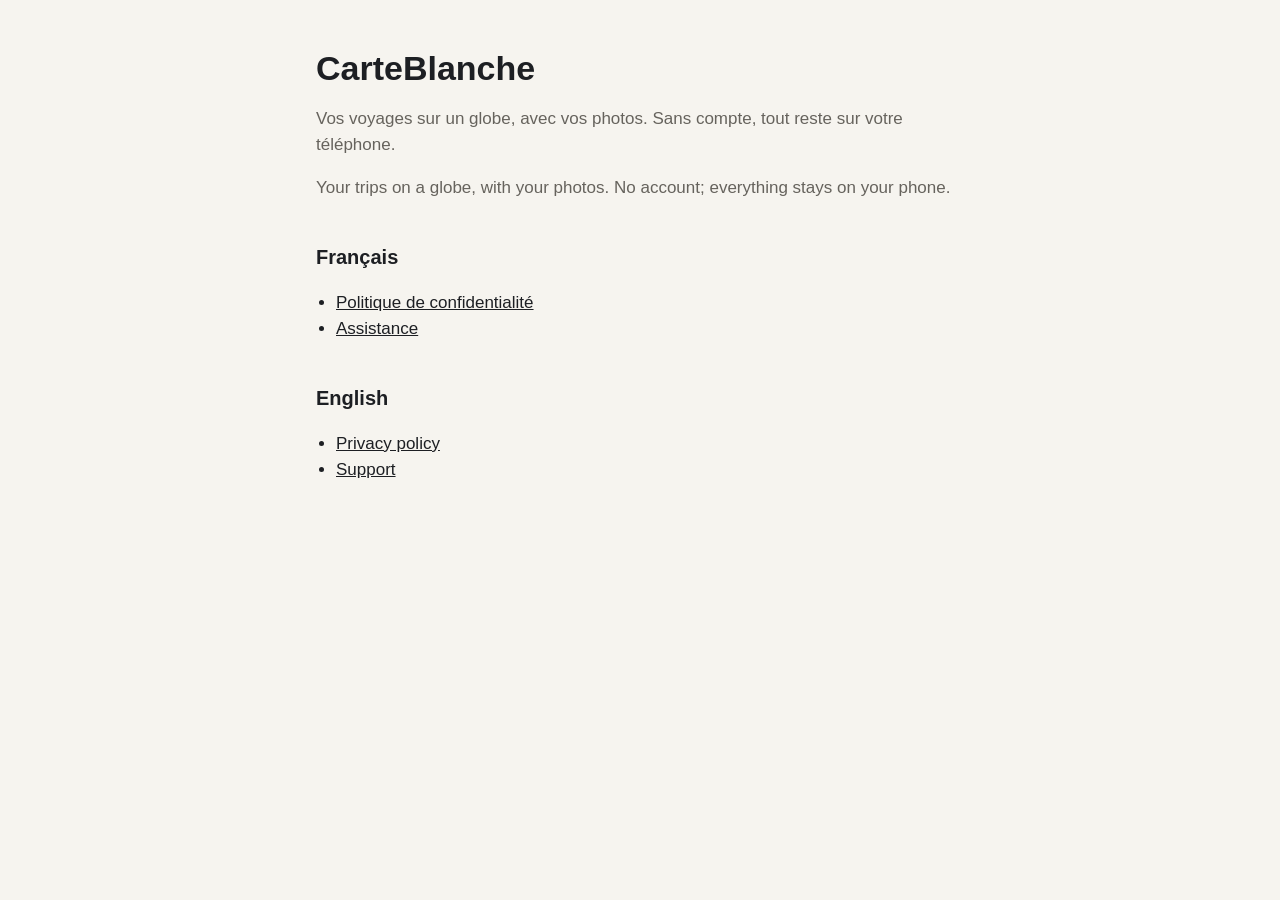
<file: index.html>
<!doctype html>
<html lang="fr">
<head>
<meta charset="utf-8">
<meta name="viewport" content="width=device-width, initial-scale=1">
<title>CarteBlanche</title>
<link rel="stylesheet" href="style.css">
</head>
<body>
<main>
<h1>CarteBlanche</h1>
<p class="muted">Vos voyages sur un globe, avec vos photos. Sans compte, tout reste sur votre téléphone.</p>
<p class="muted" lang="en">Your trips on a globe, with your photos. No account; everything stays on your phone.</p>
<h2>Français</h2>
<ul>
<li><a href="confidentialite.html">Politique de confidentialité</a></li>
<li><a href="assistance.html">Assistance</a></li>
</ul>
<h2 lang="en">English</h2>
<ul lang="en">
<li><a href="privacy.html">Privacy policy</a></li>
<li><a href="support.html">Support</a></li>
</ul>
</main>
</body>
</html>
</file>
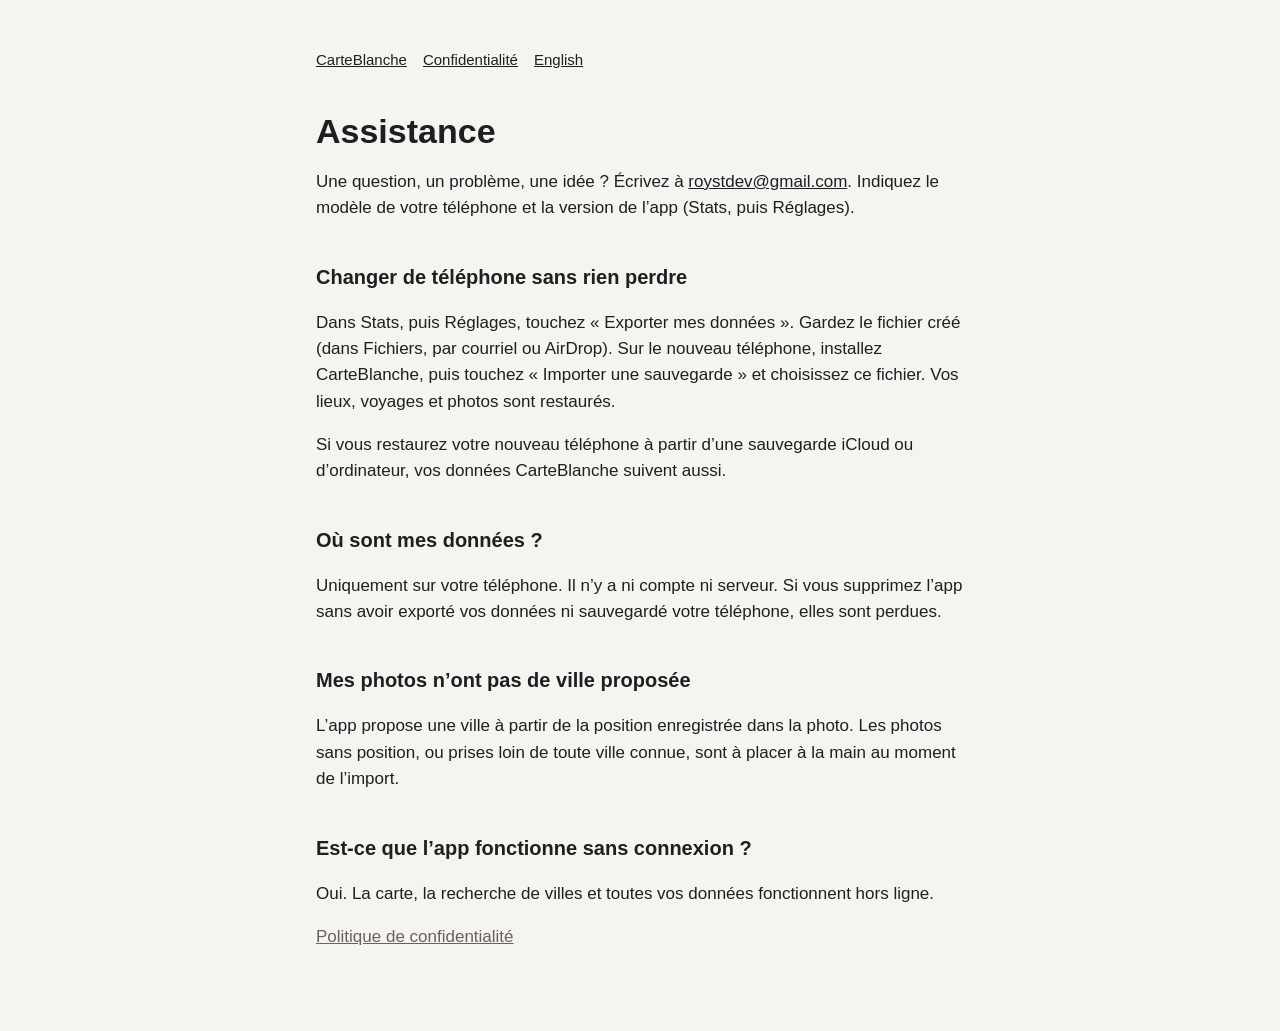
<file: assistance.html>
<!doctype html>
<html lang="fr">
<head>
<meta charset="utf-8">
<meta name="viewport" content="width=device-width, initial-scale=1">
<title>Assistance, CarteBlanche</title>
<link rel="stylesheet" href="style.css">
</head>
<body>
<main>
<nav><a href="index.html">CarteBlanche</a><a href="confidentialite.html">Confidentialité</a><a href="support.html" lang="en">English</a></nav>
<h1>Assistance</h1>
<p>Une question, un problème, une idée ? Écrivez à <a href="mailto:roystdev@gmail.com">roystdev@gmail.com</a>. Indiquez le modèle de votre téléphone et la version de l’app (Stats, puis Réglages).</p>

<h2>Changer de téléphone sans rien perdre</h2>
<p>Dans Stats, puis Réglages, touchez « Exporter mes données ». Gardez le fichier créé (dans Fichiers, par courriel ou AirDrop). Sur le nouveau téléphone, installez CarteBlanche, puis touchez « Importer une sauvegarde » et choisissez ce fichier. Vos lieux, voyages et photos sont restaurés.</p>
<p>Si vous restaurez votre nouveau téléphone à partir d’une sauvegarde iCloud ou d’ordinateur, vos données CarteBlanche suivent aussi.</p>

<h2>Où sont mes données ?</h2>
<p>Uniquement sur votre téléphone. Il n’y a ni compte ni serveur. Si vous supprimez l’app sans avoir exporté vos données ni sauvegardé votre téléphone, elles sont perdues.</p>

<h2>Mes photos n’ont pas de ville proposée</h2>
<p>L’app propose une ville à partir de la position enregistrée dans la photo. Les photos sans position, ou prises loin de toute ville connue, sont à placer à la main au moment de l’import.</p>

<h2>Est-ce que l’app fonctionne sans connexion ?</h2>
<p>Oui. La carte, la recherche de villes et toutes vos données fonctionnent hors ligne.</p>

<p class="muted"><a href="confidentialite.html">Politique de confidentialité</a></p>
</main>
</body>
</html>
</file>
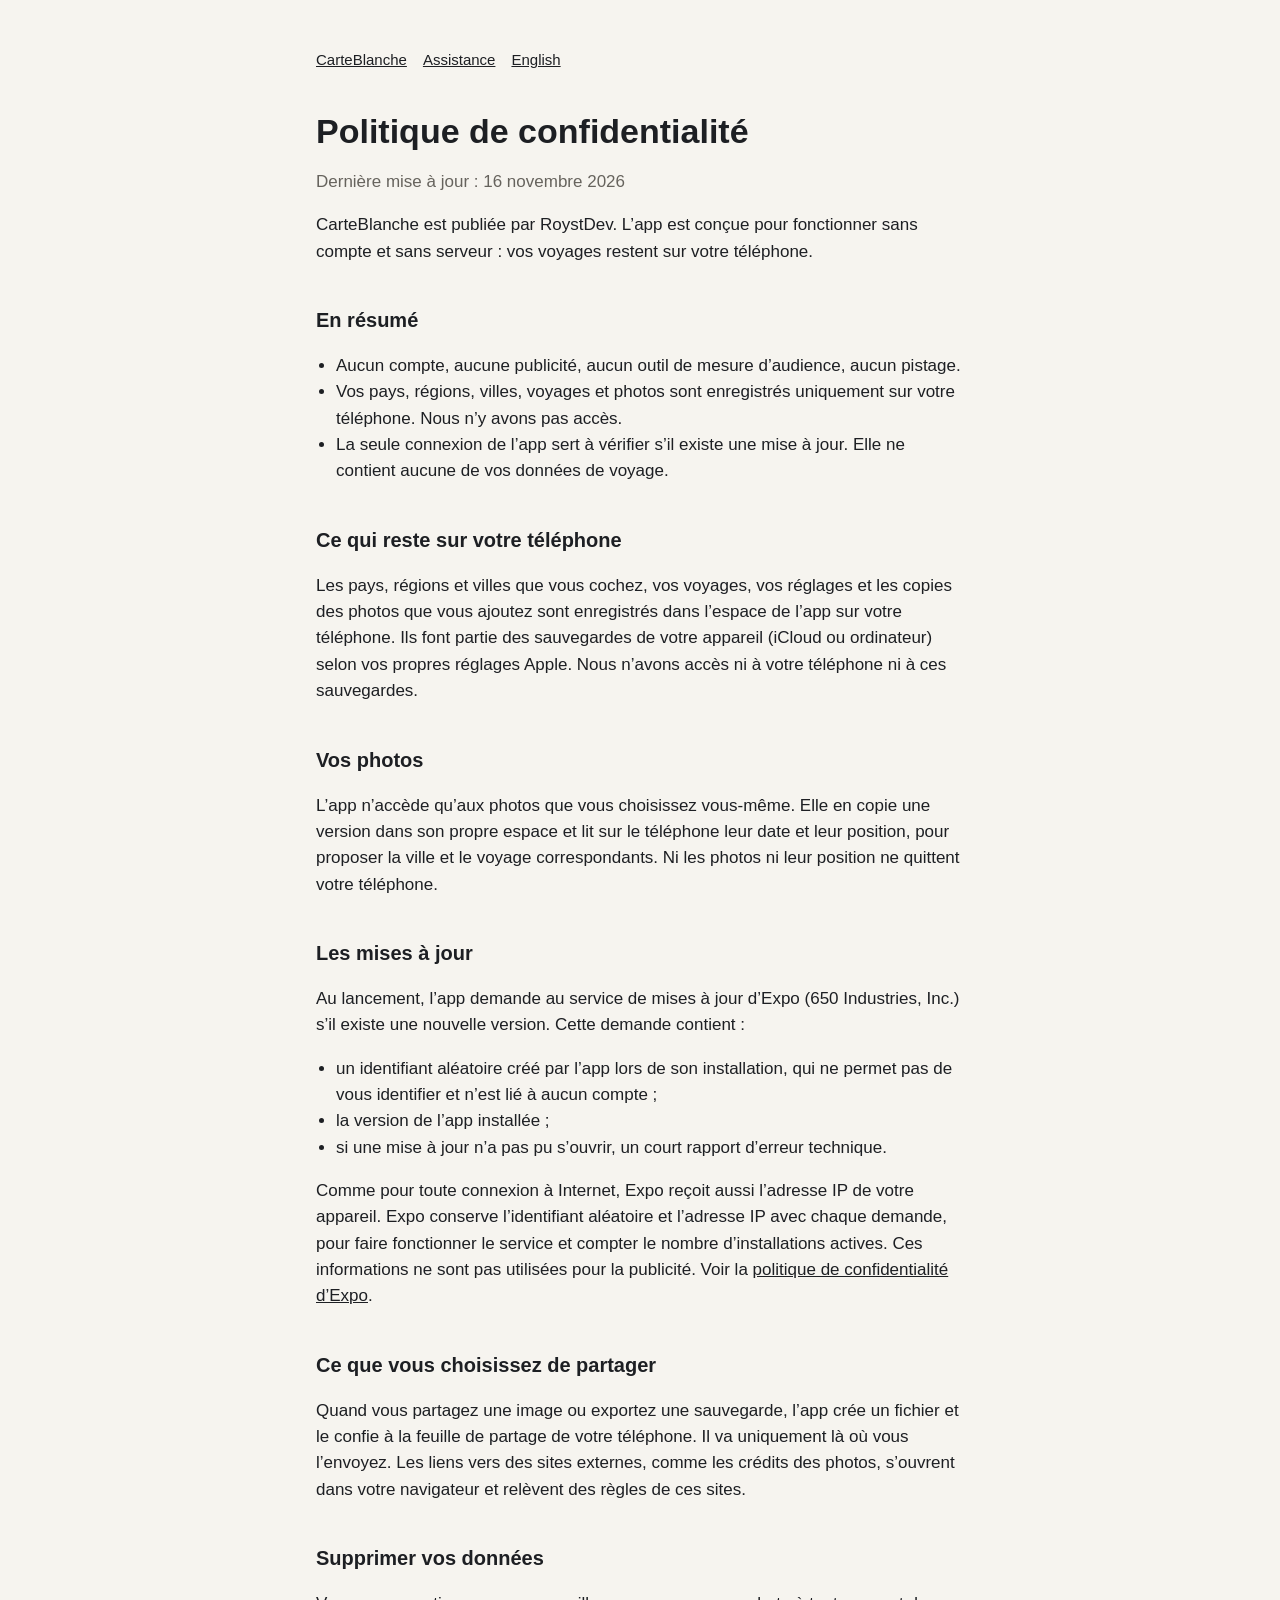
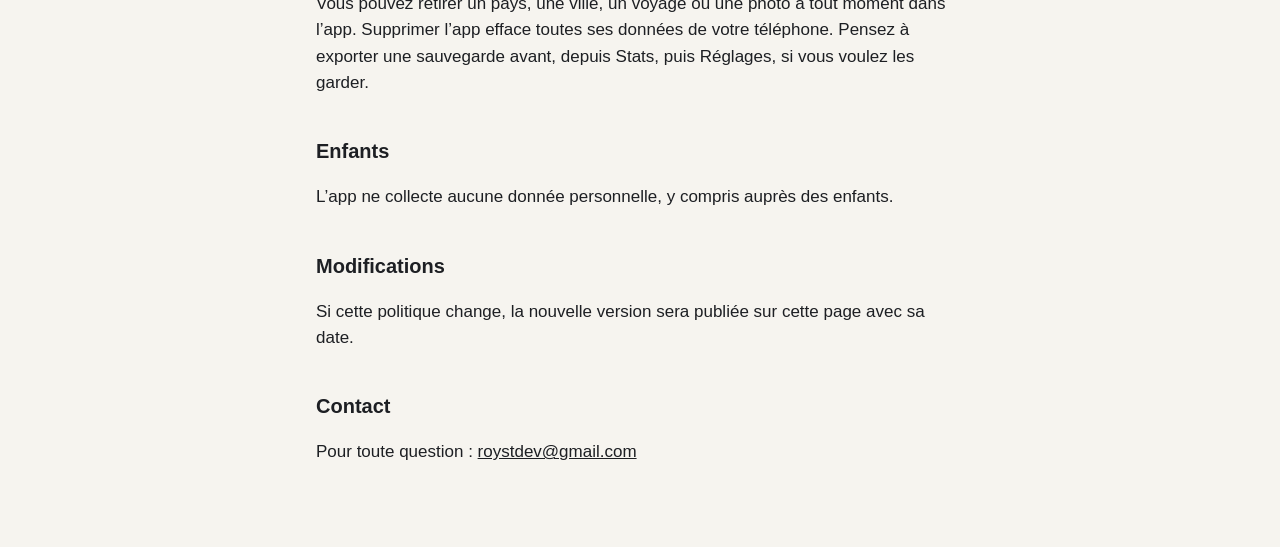
<file: confidentialite.html>
<!doctype html>
<html lang="fr">
<head>
<meta charset="utf-8">
<meta name="viewport" content="width=device-width, initial-scale=1">
<title>Confidentialité, CarteBlanche</title>
<link rel="stylesheet" href="style.css">
</head>
<body>
<main>
<nav><a href="index.html">CarteBlanche</a><a href="assistance.html">Assistance</a><a href="privacy.html" lang="en">English</a></nav>
<h1>Politique de confidentialité</h1>
<p class="muted">Dernière mise à jour : 16 novembre 2026</p>

<p>CarteBlanche est publiée par RoystDev. L’app est conçue pour fonctionner sans compte et sans serveur : vos voyages restent sur votre téléphone.</p>

<h2>En résumé</h2>
<ul>
<li>Aucun compte, aucune publicité, aucun outil de mesure d’audience, aucun pistage.</li>
<li>Vos pays, régions, villes, voyages et photos sont enregistrés uniquement sur votre téléphone. Nous n’y avons pas accès.</li>
<li>La seule connexion de l’app sert à vérifier s’il existe une mise à jour. Elle ne contient aucune de vos données de voyage.</li>
</ul>

<h2>Ce qui reste sur votre téléphone</h2>
<p>Les pays, régions et villes que vous cochez, vos voyages, vos réglages et les copies des photos que vous ajoutez sont enregistrés dans l’espace de l’app sur votre téléphone. Ils font partie des sauvegardes de votre appareil (iCloud ou ordinateur) selon vos propres réglages Apple. Nous n’avons accès ni à votre téléphone ni à ces sauvegardes.</p>

<h2>Vos photos</h2>
<p>L’app n’accède qu’aux photos que vous choisissez vous-même. Elle en copie une version dans son propre espace et lit sur le téléphone leur date et leur position, pour proposer la ville et le voyage correspondants. Ni les photos ni leur position ne quittent votre téléphone.</p>

<h2>Les mises à jour</h2>
<p>Au lancement, l’app demande au service de mises à jour d’Expo (650 Industries, Inc.) s’il existe une nouvelle version. Cette demande contient :</p>
<ul>
<li>un identifiant aléatoire créé par l’app lors de son installation, qui ne permet pas de vous identifier et n’est lié à aucun compte ;</li>
<li>la version de l’app installée ;</li>
<li>si une mise à jour n’a pas pu s’ouvrir, un court rapport d’erreur technique.</li>
</ul>
<p>Comme pour toute connexion à Internet, Expo reçoit aussi l’adresse IP de votre appareil. Expo conserve l’identifiant aléatoire et l’adresse IP avec chaque demande, pour faire fonctionner le service et compter le nombre d’installations actives. Ces informations ne sont pas utilisées pour la publicité. Voir la <a href="https://expo.dev/privacy">politique de confidentialité d’Expo</a>.</p>

<h2>Ce que vous choisissez de partager</h2>
<p>Quand vous partagez une image ou exportez une sauvegarde, l’app crée un fichier et le confie à la feuille de partage de votre téléphone. Il va uniquement là où vous l’envoyez. Les liens vers des sites externes, comme les crédits des photos, s’ouvrent dans votre navigateur et relèvent des règles de ces sites.</p>

<h2>Supprimer vos données</h2>
<p>Vous pouvez retirer un pays, une ville, un voyage ou une photo à tout moment dans l’app. Supprimer l’app efface toutes ses données de votre téléphone. Pensez à exporter une sauvegarde avant, depuis Stats, puis Réglages, si vous voulez les garder.</p>

<h2>Enfants</h2>
<p>L’app ne collecte aucune donnée personnelle, y compris auprès des enfants.</p>

<h2>Modifications</h2>
<p>Si cette politique change, la nouvelle version sera publiée sur cette page avec sa date.</p>

<h2>Contact</h2>
<p>Pour toute question : <a href="mailto:roystdev@gmail.com">roystdev@gmail.com</a></p>
</main>
</body>
</html>
</file>
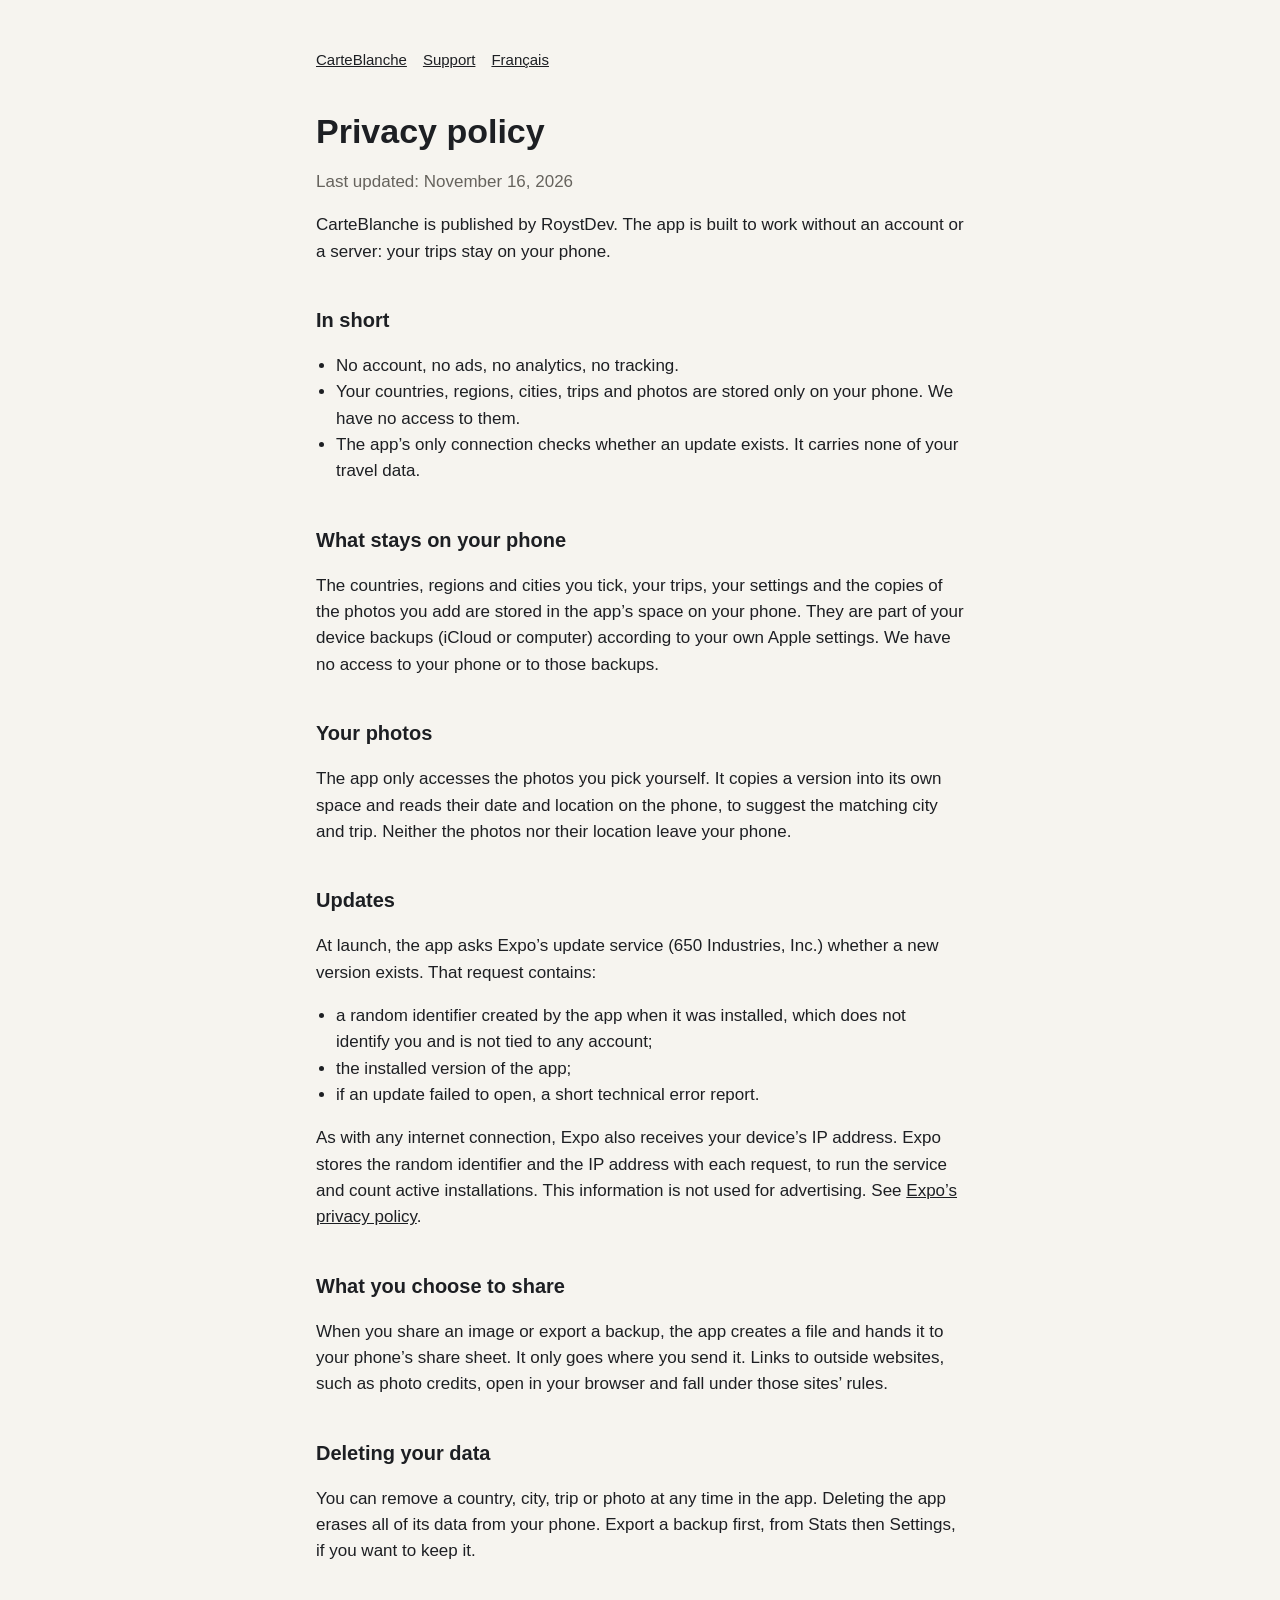
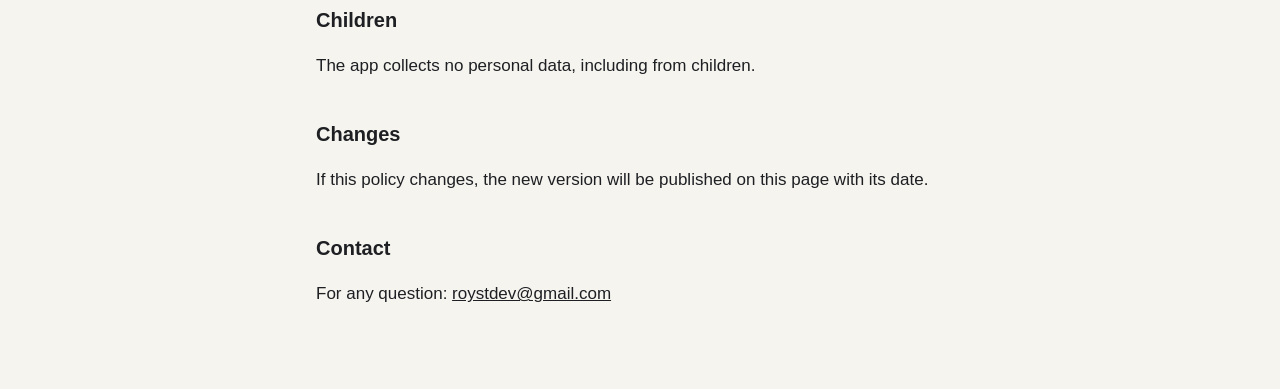
<file: privacy.html>
<!doctype html>
<html lang="en">
<head>
<meta charset="utf-8">
<meta name="viewport" content="width=device-width, initial-scale=1">
<title>Privacy, CarteBlanche</title>
<link rel="stylesheet" href="style.css">
</head>
<body>
<main>
<nav><a href="index.html">CarteBlanche</a><a href="support.html">Support</a><a href="confidentialite.html" lang="fr">Français</a></nav>
<h1>Privacy policy</h1>
<p class="muted">Last updated: November 16, 2026</p>

<p>CarteBlanche is published by RoystDev. The app is built to work without an account or a server: your trips stay on your phone.</p>

<h2>In short</h2>
<ul>
<li>No account, no ads, no analytics, no tracking.</li>
<li>Your countries, regions, cities, trips and photos are stored only on your phone. We have no access to them.</li>
<li>The app’s only connection checks whether an update exists. It carries none of your travel data.</li>
</ul>

<h2>What stays on your phone</h2>
<p>The countries, regions and cities you tick, your trips, your settings and the copies of the photos you add are stored in the app’s space on your phone. They are part of your device backups (iCloud or computer) according to your own Apple settings. We have no access to your phone or to those backups.</p>

<h2>Your photos</h2>
<p>The app only accesses the photos you pick yourself. It copies a version into its own space and reads their date and location on the phone, to suggest the matching city and trip. Neither the photos nor their location leave your phone.</p>

<h2>Updates</h2>
<p>At launch, the app asks Expo’s update service (650 Industries, Inc.) whether a new version exists. That request contains:</p>
<ul>
<li>a random identifier created by the app when it was installed, which does not identify you and is not tied to any account;</li>
<li>the installed version of the app;</li>
<li>if an update failed to open, a short technical error report.</li>
</ul>
<p>As with any internet connection, Expo also receives your device’s IP address. Expo stores the random identifier and the IP address with each request, to run the service and count active installations. This information is not used for advertising. See <a href="https://expo.dev/privacy">Expo’s privacy policy</a>.</p>

<h2>What you choose to share</h2>
<p>When you share an image or export a backup, the app creates a file and hands it to your phone’s share sheet. It only goes where you send it. Links to outside websites, such as photo credits, open in your browser and fall under those sites’ rules.</p>

<h2>Deleting your data</h2>
<p>You can remove a country, city, trip or photo at any time in the app. Deleting the app erases all of its data from your phone. Export a backup first, from Stats then Settings, if you want to keep it.</p>

<h2>Children</h2>
<p>The app collects no personal data, including from children.</p>

<h2>Changes</h2>
<p>If this policy changes, the new version will be published on this page with its date.</p>

<h2>Contact</h2>
<p>For any question: <a href="mailto:roystdev@gmail.com">roystdev@gmail.com</a></p>
</main>
</body>
</html>
</file>
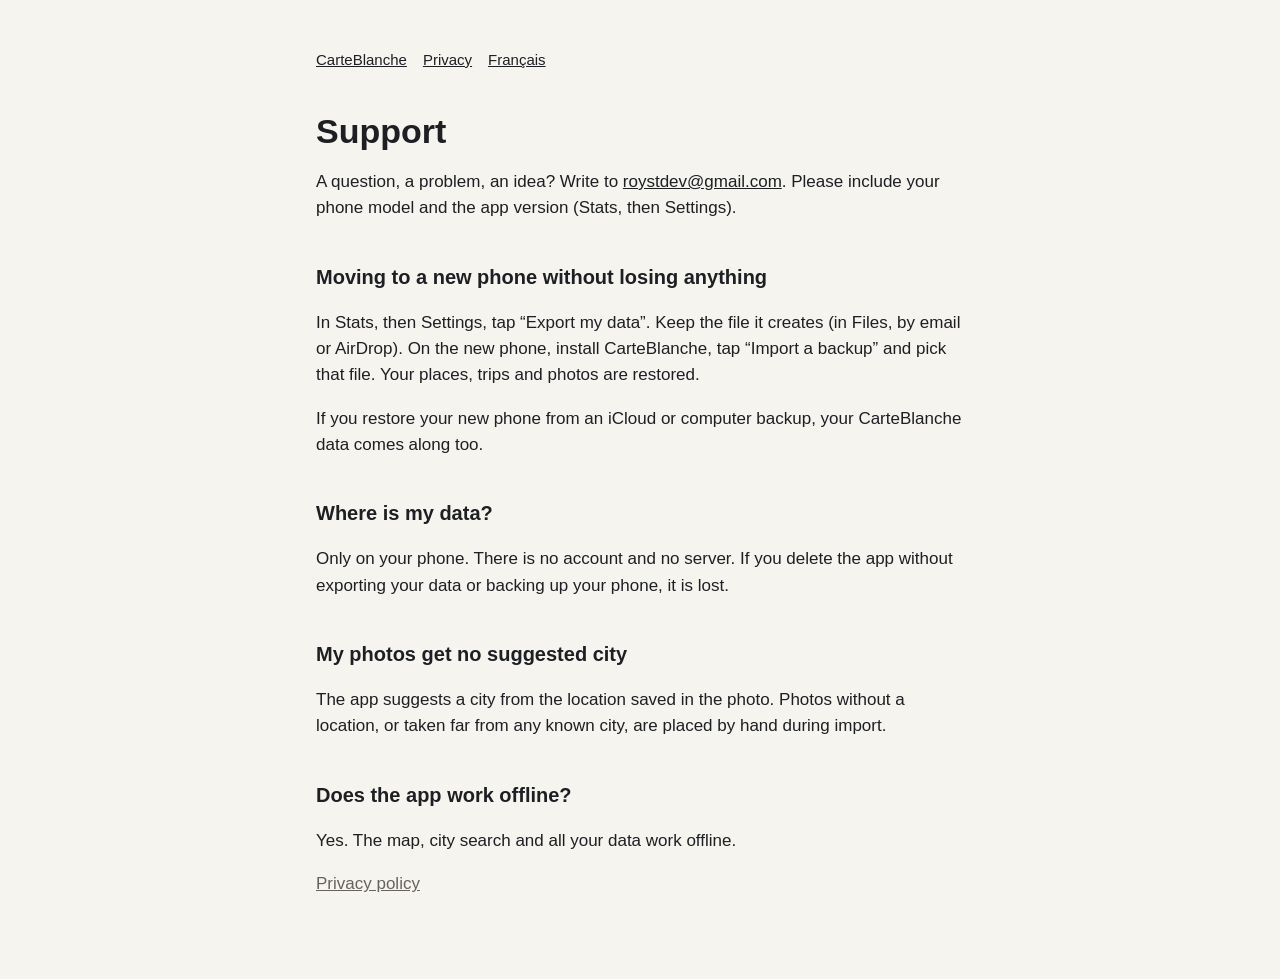
<file: support.html>
<!doctype html>
<html lang="en">
<head>
<meta charset="utf-8">
<meta name="viewport" content="width=device-width, initial-scale=1">
<title>Support, CarteBlanche</title>
<link rel="stylesheet" href="style.css">
</head>
<body>
<main>
<nav><a href="index.html">CarteBlanche</a><a href="privacy.html">Privacy</a><a href="assistance.html" lang="fr">Français</a></nav>
<h1>Support</h1>
<p>A question, a problem, an idea? Write to <a href="mailto:roystdev@gmail.com">roystdev@gmail.com</a>. Please include your phone model and the app version (Stats, then Settings).</p>

<h2>Moving to a new phone without losing anything</h2>
<p>In Stats, then Settings, tap “Export my data”. Keep the file it creates (in Files, by email or AirDrop). On the new phone, install CarteBlanche, tap “Import a backup” and pick that file. Your places, trips and photos are restored.</p>
<p>If you restore your new phone from an iCloud or computer backup, your CarteBlanche data comes along too.</p>

<h2>Where is my data?</h2>
<p>Only on your phone. There is no account and no server. If you delete the app without exporting your data or backing up your phone, it is lost.</p>

<h2>My photos get no suggested city</h2>
<p>The app suggests a city from the location saved in the photo. Photos without a location, or taken far from any known city, are placed by hand during import.</p>

<h2>Does the app work offline?</h2>
<p>Yes. The map, city search and all your data work offline.</p>

<p class="muted"><a href="privacy.html">Privacy policy</a></p>
</main>
</body>
</html>
</file>
<file: style.css>
:root{--bg:#F6F4EF;--surface:#FFFFFF;--text:#1D1F23;--muted:#66635D;--line:#DDD9D0}
@media (prefers-color-scheme:dark){:root{--bg:#0C0D0F;--surface:#17191C;--text:#F4F1EA;--muted:#A09E98;--line:#2E3136}}
*{box-sizing:border-box}
body{margin:0;background:var(--bg);color:var(--text);font:17px/1.55 -apple-system,BlinkMacSystemFont,"Segoe UI",Roboto,Helvetica,Arial,sans-serif}
main{max-width:680px;margin:0 auto;padding:48px 16px 64px}
h1{font-size:34px;line-height:1.2;margin:0 0 8px}
h2{font-size:20px;margin:40px 0 8px}
p,li{color:var(--text)}
.muted{color:var(--muted)}
a{color:inherit}
nav{display:flex;gap:16px;flex-wrap:wrap;margin-bottom:40px;font-size:15px}
ul{padding-left:20px}
hr{border:0;border-top:1px solid var(--line);margin:40px 0}
</file>
